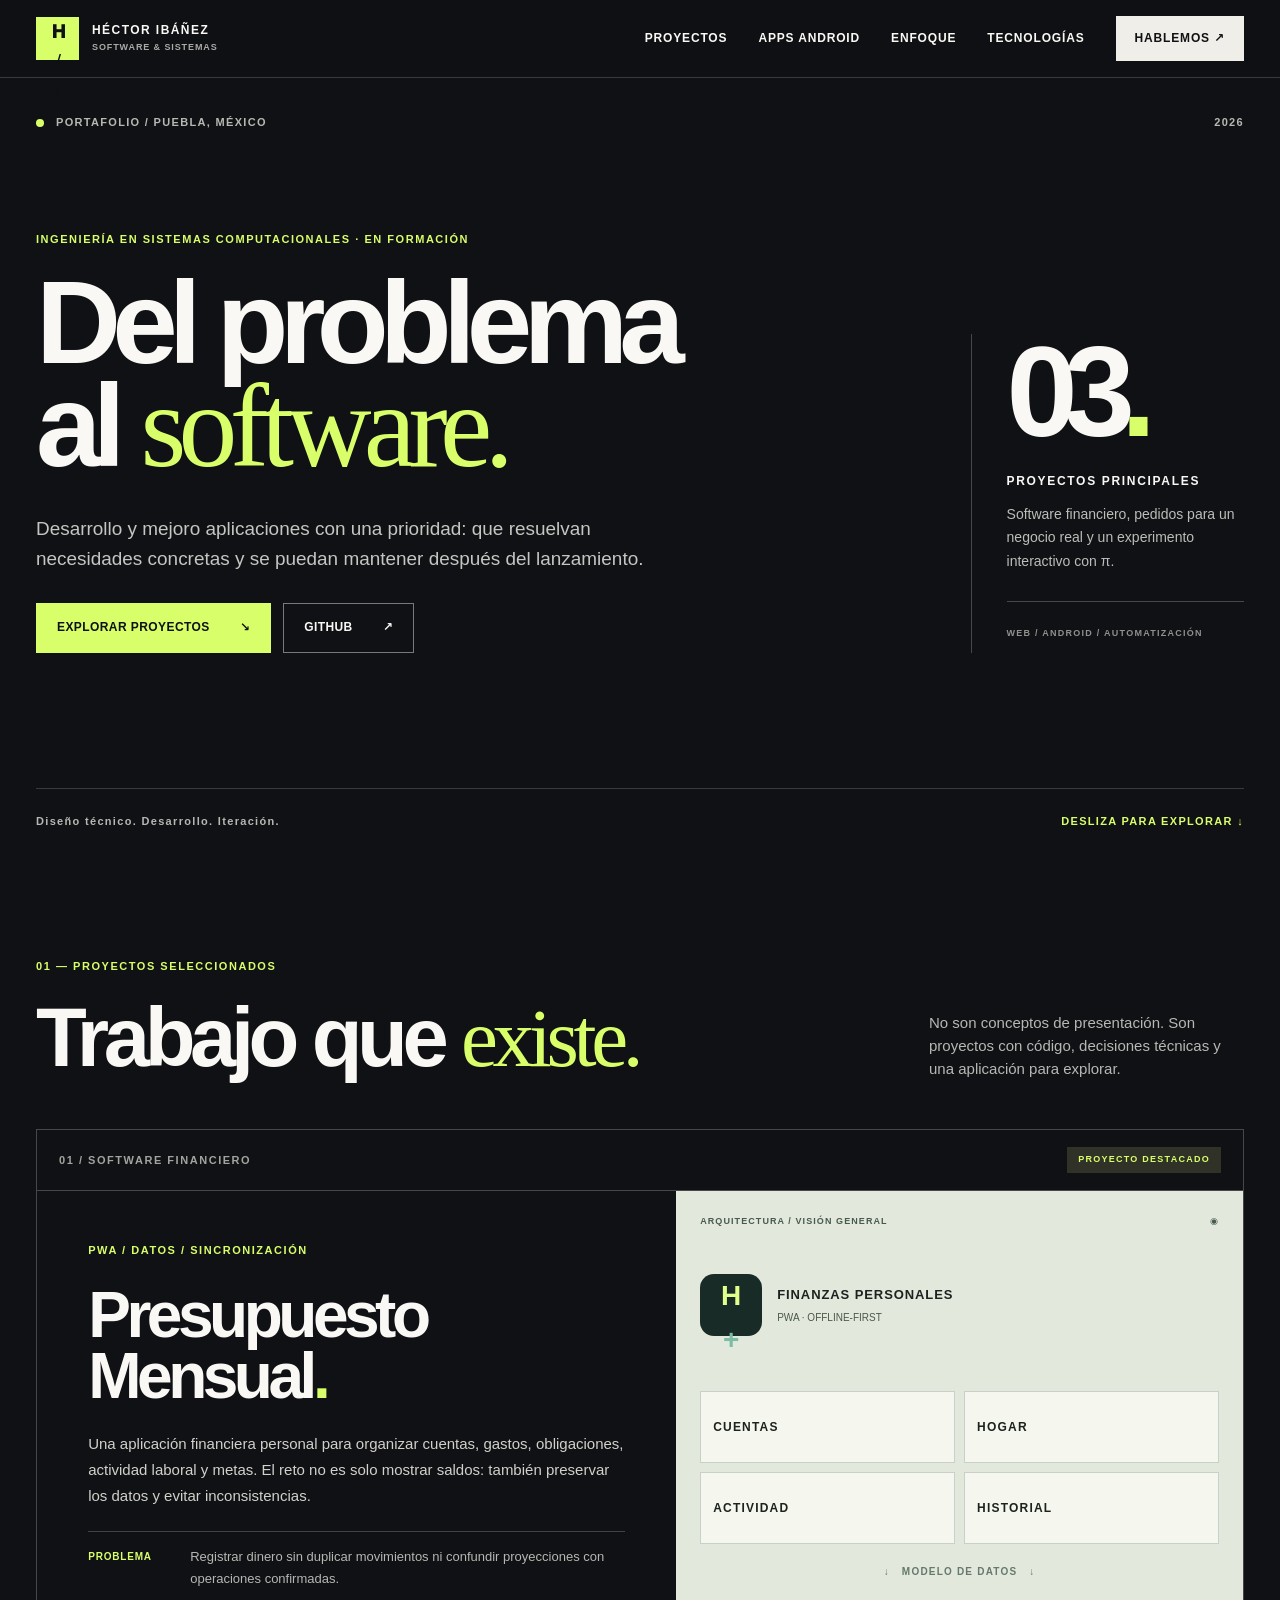
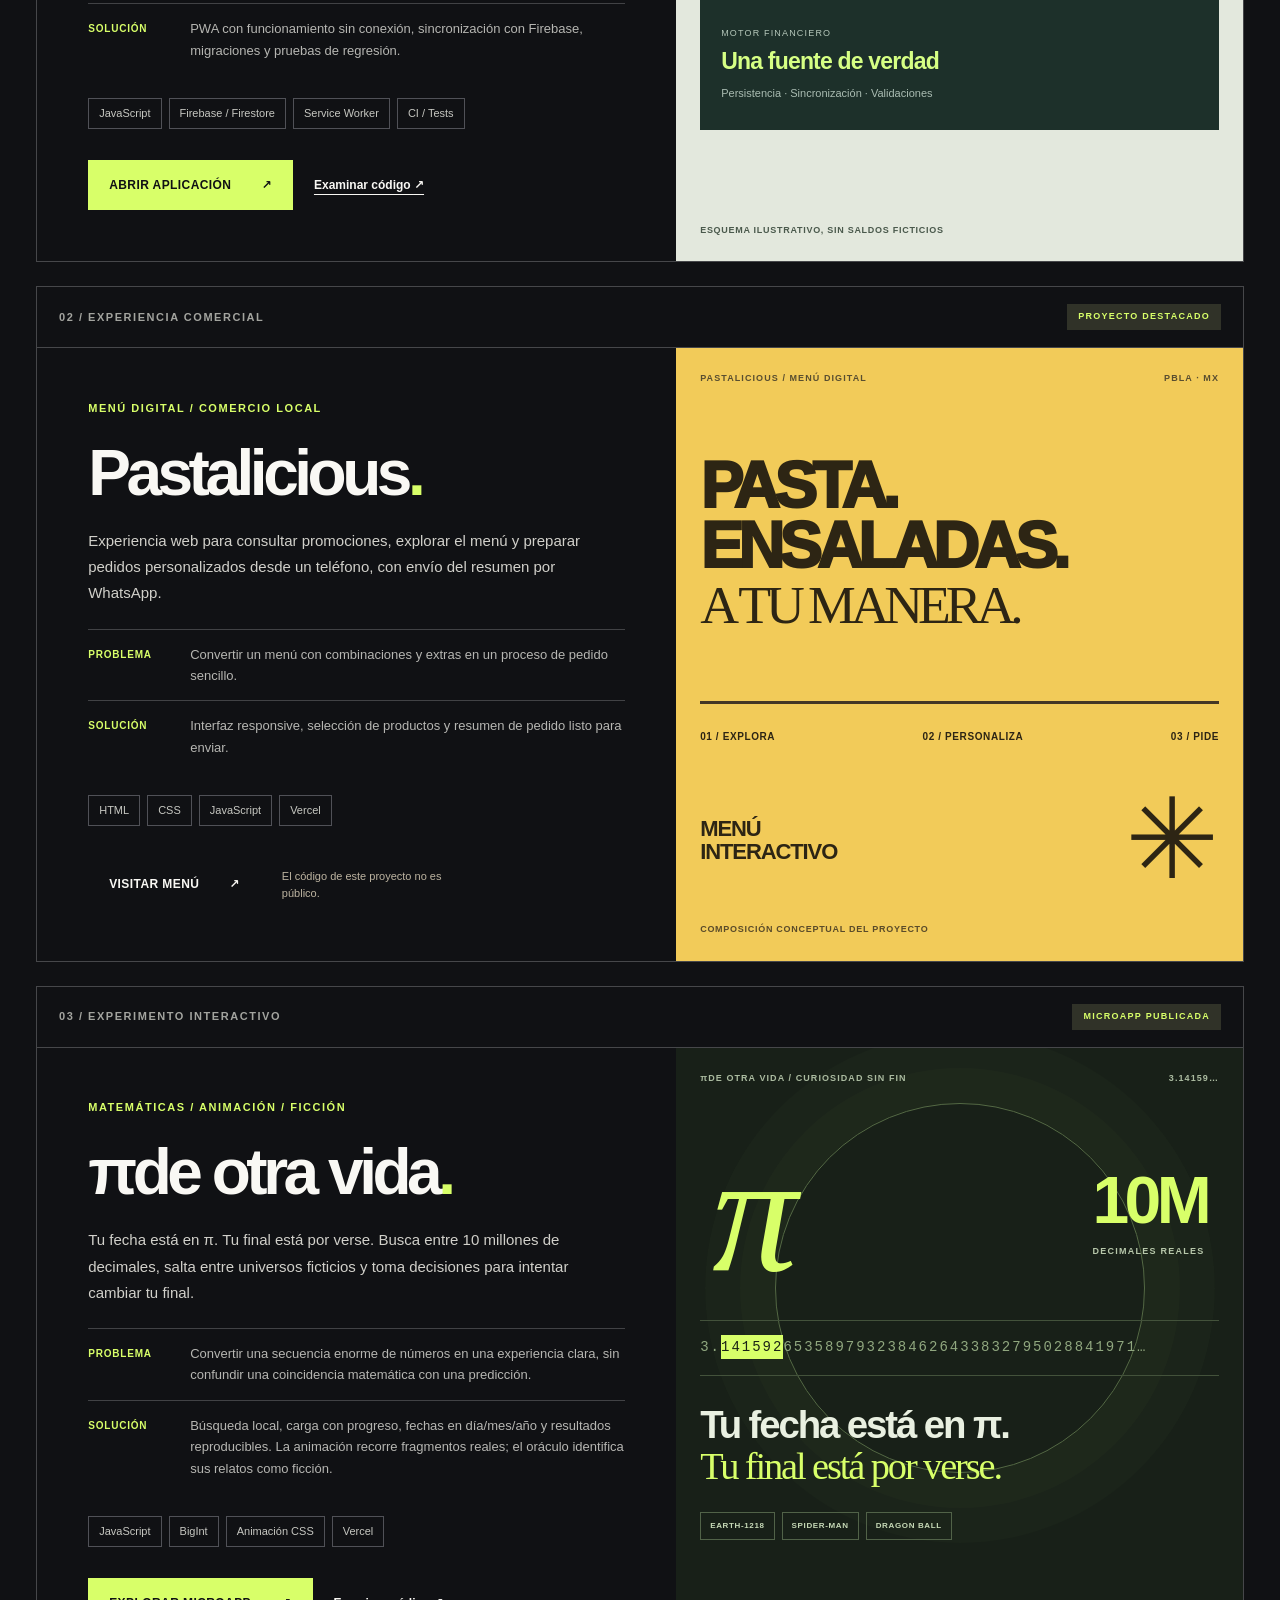
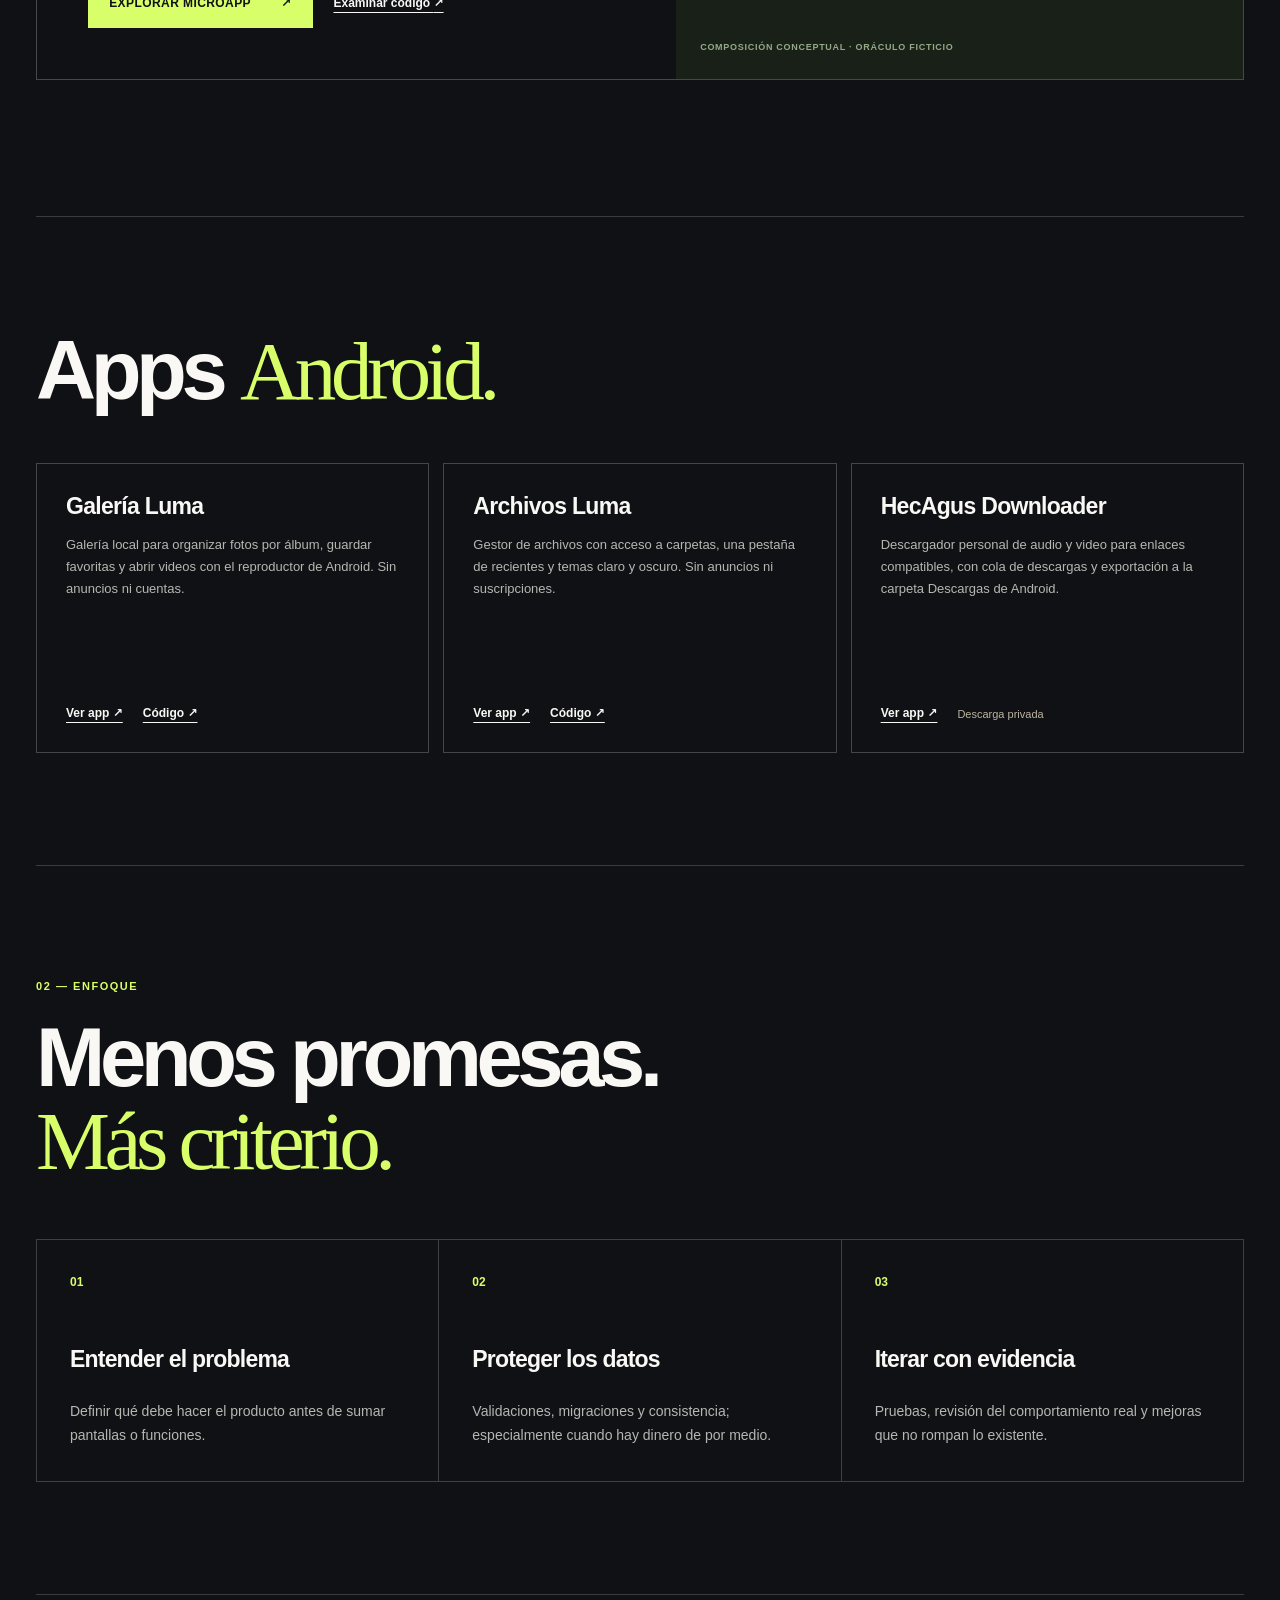
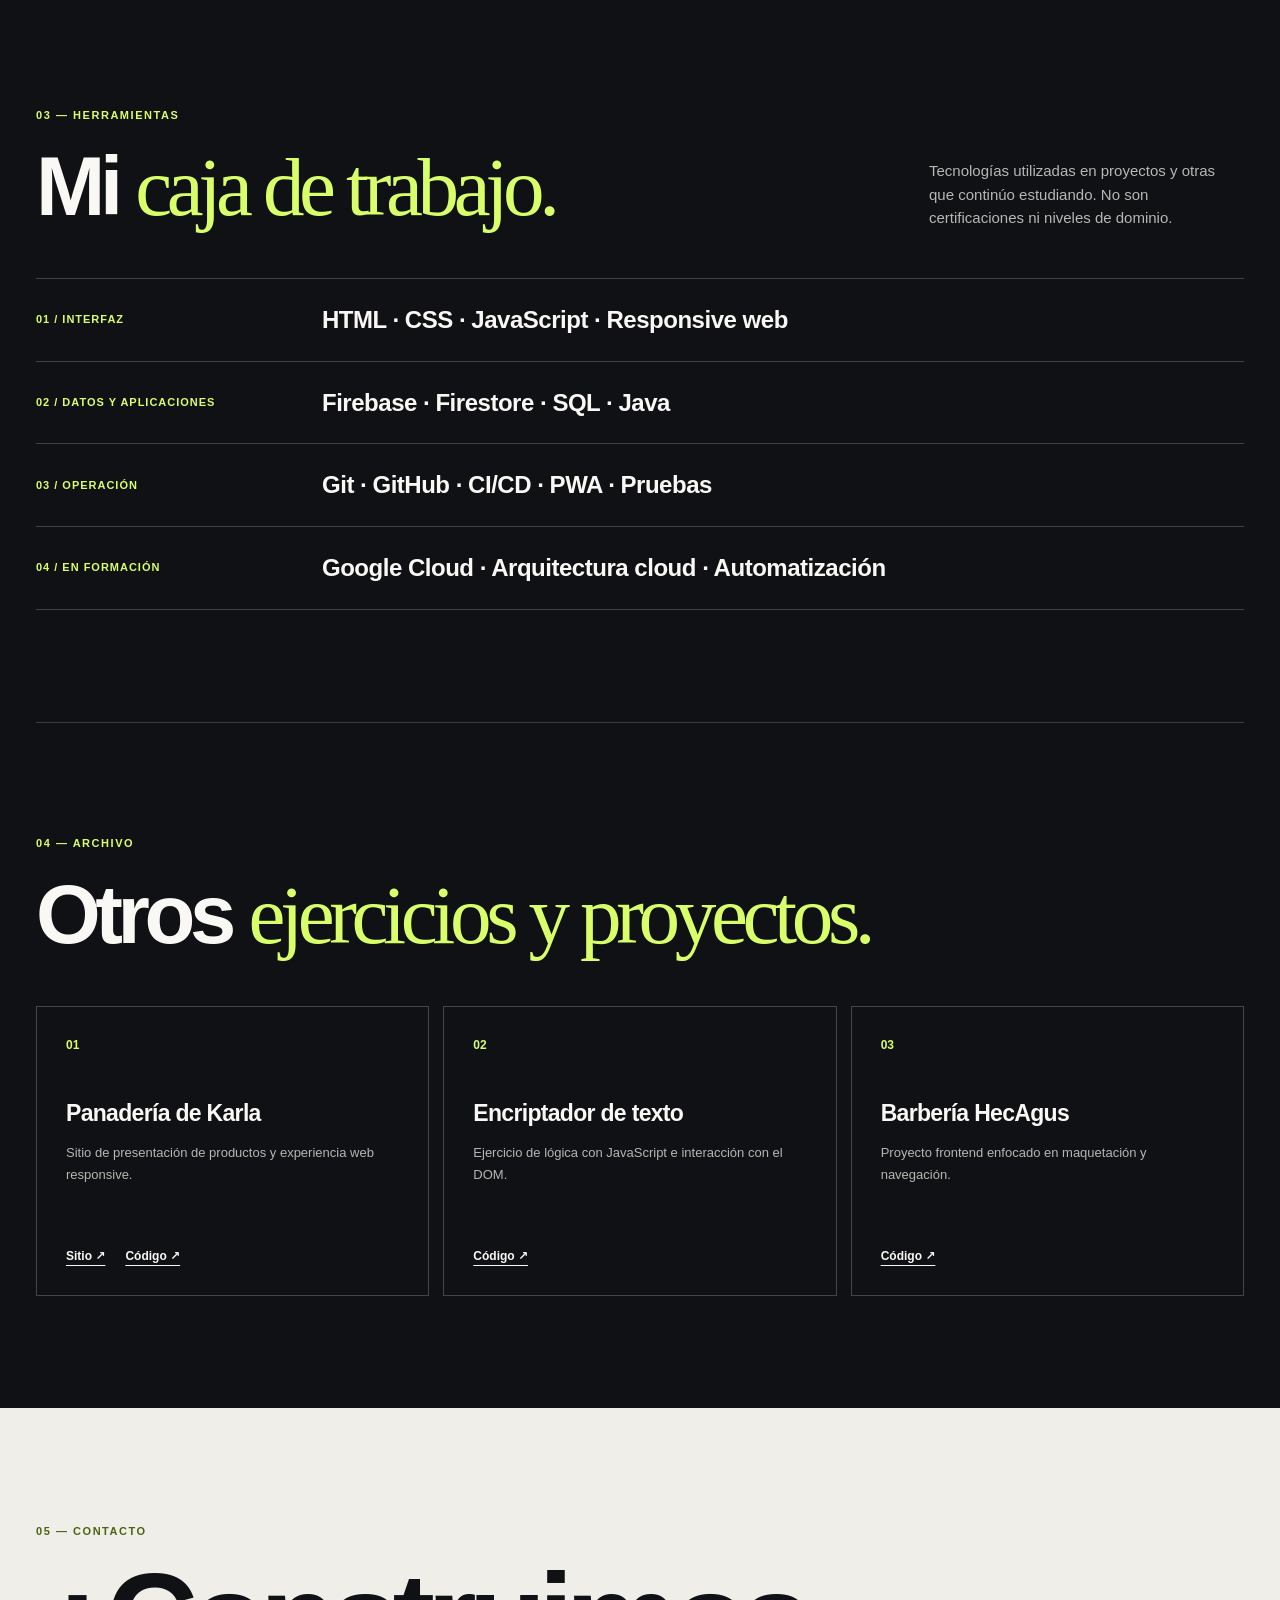
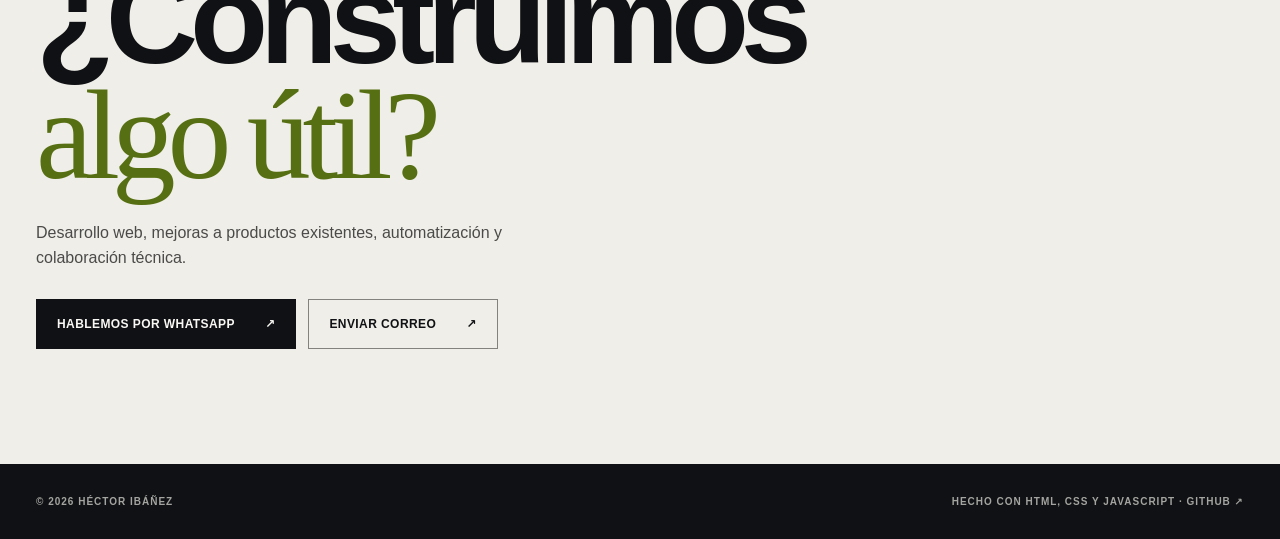
<file: index.html>
<!doctype html>
<html lang="es">
<head>
  <meta charset="utf-8">
  <meta name="viewport" content="width=device-width, initial-scale=1">
  <meta name="theme-color" content="#101114">
  <meta name="description" content="Portafolio de Héctor Ibáñez. Desarrollo web y aplicaciones Android, entre ellas Presupuesto Mensual, Pastalicious, πde otra vida, Galería Luma, Archivos Luma y HecAgus Downloader.">
  <link rel="canonical" href="https://portafolio-mu-dun.vercel.app/">
  <meta property="og:type" content="website">
  <meta property="og:locale" content="es_MX">
  <meta property="og:site_name" content="Héctor Ibáñez | Portafolio">
  <meta property="og:title" content="Héctor Ibáñez — Ingeniería, producto y código">
  <meta property="og:description" content="Proyectos de software de HecAgus, desde finanzas personales y comercio local hasta aplicaciones Android.">
  <meta property="og:url" content="https://portafolio-mu-dun.vercel.app/">
  <meta property="og:image" content="https://portafolio-mu-dun.vercel.app/img/hecagus.png">
  <meta property="og:image:type" content="image/png">
  <meta property="og:image:width" content="1000">
  <meta property="og:image:height" content="1125">
  <meta property="og:image:alt" content="Logotipo y presentación de Héctor Ibáñez (HecAgus)">
  <meta name="twitter:card" content="summary_large_image">
  <meta name="twitter:title" content="Héctor Ibáñez — Ingeniería, producto y código">
  <meta name="twitter:description" content="Proyectos de software de HecAgus, desde finanzas personales y comercio local hasta aplicaciones Android.">
  <meta name="twitter:image" content="https://portafolio-mu-dun.vercel.app/img/hecagus.png">
  <meta name="twitter:image:alt" content="Logotipo y presentación de Héctor Ibáñez (HecAgus)">
  <meta name="color-scheme" content="dark">
  <title>Héctor Ibáñez | Desarrollo de software y proyectos</title>
  <link rel="icon" href="img/hA.png" type="image/png">
  <link rel="stylesheet" href="index.css">
  <script src="index.js" defer></script>
</head>
<body>
  <a class="skip-link" href="#main">Saltar al contenido</a>
  <header class="site-header">
    <a class="brand" href="#inicio" aria-label="Héctor Ibáñez, ir al inicio"><span class="brand-mark">H<span aria-hidden="true">/</span>I</span><span class="brand-copy">HÉCTOR IBÁÑEZ <small>SOFTWARE & SISTEMAS</small></span></a>
    <button class="menu-toggle" type="button" aria-expanded="false" aria-controls="site-nav" aria-label="Abrir menú">Menú <span aria-hidden="true">+</span></button>
    <nav class="nav" id="site-nav" aria-label="Navegación principal">
      <a href="#proyectos">Proyectos</a>
      <a href="#apps-android">Apps Android</a>
      <a href="#enfoque">Enfoque</a>
      <a href="#tecnologias">Tecnologías</a>
      <a class="nav-contact" href="#contacto">Hablemos <span aria-hidden="true">↗</span></a>
    </nav>
  </header>
  <main id="main">
    <section class="hero wrap" id="inicio" aria-labelledby="hero-title">
      <div class="hero-label"><span class="indicator" aria-hidden="true"></span> PORTAFOLIO / PUEBLA, MÉXICO <span class="hero-year">2026</span></div>
      <div class="hero-main">
        <div class="hero-intro">
          <p class="overline">INGENIERÍA EN SISTEMAS COMPUTACIONALES · EN FORMACIÓN</p>
          <h1 id="hero-title">Del problema<br>al <em>software.</em></h1>
          <p class="lead">Desarrollo y mejoro aplicaciones con una prioridad: que resuelvan necesidades concretas y se puedan mantener después del lanzamiento.</p>
          <div class="hero-actions">
            <a href="#proyectos" class="button button-primary">Explorar proyectos <span aria-hidden="true">↘</span></a>
            <a href="https://github.com/hecagus" class="button button-outline" target="_blank" rel="noopener noreferrer">GitHub <span aria-hidden="true">↗</span></a>
          </div>
        </div>
        <aside class="hero-aside" aria-label="Áreas de interés">
          <span class="aside-number" aria-hidden="true">03<span class="aside-dot">.</span></span>
          <p class="aside-title">PROYECTOS PRINCIPALES</p>
          <p class="aside-description">Software financiero, pedidos para un negocio real y un experimento interactivo con π.</p>
          <div class="aside-divider"></div>
          <span class="micro">WEB / ANDROID / AUTOMATIZACIÓN</span>
        </aside>
      </div>
      <div class="hero-bottom"><span>Diseño técnico. Desarrollo. Iteración.</span><a href="#proyectos" aria-label="Ir a proyectos">DESLIZA PARA EXPLORAR <span aria-hidden="true">↓</span></a></div>
    </section>

    <section class="section work wrap" id="proyectos" aria-labelledby="projects-title">
      <div class="section-head">
        <div><p class="eyebrow">01 — PROYECTOS SELECCIONADOS</p><h2 id="projects-title">Trabajo que <em>existe.</em></h2></div>
        <p class="head-explainer">No son conceptos de presentación. Son proyectos con código, decisiones técnicas y una aplicación para explorar.</p>
      </div>
      <article class="case case-finance" aria-labelledby="budget-title">
        <div class="case-heading"><div class="case-id">01 / SOFTWARE FINANCIERO</div><span class="case-flag">PROYECTO DESTACADO</span></div>
        <div class="case-grid">
          <div class="case-copy">
            <p class="case-category">PWA / DATOS / SINCRONIZACIÓN</p>
            <h3 id="budget-title">Presupuesto<br>Mensual<span class="accent-dot">.</span></h3>
            <p class="case-summary">Una aplicación financiera personal para organizar cuentas, gastos, obligaciones, actividad laboral y metas. El reto no es solo mostrar saldos: también preservar los datos y evitar inconsistencias.</p>
            <div class="case-detail"><span>PROBLEMA</span><p>Registrar dinero sin duplicar movimientos ni confundir proyecciones con operaciones confirmadas.</p></div>
            <div class="case-detail"><span>SOLUCIÓN</span><p>PWA con funcionamiento sin conexión, sincronización con Firebase, migraciones y pruebas de regresión.</p></div>
            <div class="chips"><span>JavaScript</span><span>Firebase / Firestore</span><span>Service Worker</span><span>CI / Tests</span></div>
            <div class="case-links">
              <a class="button button-primary" href="https://presupuesto-mensual-jade.vercel.app/index.html" target="_blank" rel="noopener noreferrer">Abrir aplicación <span aria-hidden="true">↗</span></a>
              <a class="text-action" href="https://github.com/hecagus/PRESUPUESTO-MENSUAL" target="_blank" rel="noopener noreferrer">Examinar código <span aria-hidden="true">↗</span></a>
            </div>
          </div>
          <div class="case-art finance-art" role="img" aria-label="Diagrama conceptual de los módulos de Presupuesto Mensual; no es una captura de la aplicación">
            <div class="art-topline"><span>ARQUITECTURA / VISIÓN GENERAL</span><span aria-hidden="true">◉</span></div>
            <div class="finance-brand"><span class="f-sigil">H<span>+</span></span><div><strong>FINANZAS PERSONALES</strong><small>PWA · OFFLINE-FIRST</small></div></div>
            <div class="finance-nodes"><div>CUENTAS</div><div>HOGAR</div><div>ACTIVIDAD</div><div>HISTORIAL</div></div>
            <div class="finance-arrow" aria-hidden="true">↓ &nbsp; MODELO DE DATOS &nbsp; ↓</div>
            <div class="finance-core"><span>MOTOR FINANCIERO</span><strong>Una fuente de verdad</strong><small>Persistencia · Sincronización · Validaciones</small></div>
            <p class="art-disclaimer">ESQUEMA ILUSTRATIVO, SIN SALDOS FICTICIOS</p>
          </div>
        </div>
      </article>

      <article class="case case-pasta" aria-labelledby="pasta-title">
        <div class="case-heading"><div class="case-id">02 / EXPERIENCIA COMERCIAL</div><span class="case-flag">PROYECTO DESTACADO</span></div>
        <div class="case-grid">
          <div class="case-copy">
            <p class="case-category">MENÚ DIGITAL / COMERCIO LOCAL</p>
            <h3 id="pasta-title">Pastalicious<span class="accent-dot">.</span></h3>
            <p class="case-summary">Experiencia web para consultar promociones, explorar el menú y preparar pedidos personalizados desde un teléfono, con envío del resumen por WhatsApp.</p>
            <div class="case-detail"><span>PROBLEMA</span><p>Convertir un menú con combinaciones y extras en un proceso de pedido sencillo.</p></div>
            <div class="case-detail"><span>SOLUCIÓN</span><p>Interfaz responsive, selección de productos y resumen de pedido listo para enviar.</p></div>
            <div class="chips"><span>HTML</span><span>CSS</span><span>JavaScript</span><span>Vercel</span></div>
            <div class="case-links">
              <a class="button button-dark" href="https://hecagus-pastalicius-menu.vercel.app/promociones.html" target="_blank" rel="noopener noreferrer">Visitar menú <span aria-hidden="true">↗</span></a>
              <span class="private-note">El código de este proyecto no es público.</span>
            </div>
          </div>
          <div class="case-art pasta-art" role="img" aria-label="Composición editorial conceptual del menú Pastalicious; no es una captura de la web">
            <div class="art-topline"><span>PASTALICIOUS / MENÚ DIGITAL</span><span>PBLA · MX</span></div>
            <div class="pasta-hero"><span>PASTA.</span><span>ENSALADAS.</span><em>A TU MANERA.</em></div>
            <div class="pasta-rule"></div>
            <div class="pasta-tags"><span>01 / EXPLORA</span><span>02 / PERSONALIZA</span><span>03 / PIDE</span></div>
            <div class="pasta-bottom"><span>MENÚ<br>INTERACTIVO</span><span class="pasta-symbol" aria-hidden="true">✳</span></div>
            <p class="art-disclaimer">COMPOSICIÓN CONCEPTUAL DEL PROYECTO</p>
          </div>
        </div>
      </article>

      <article class="case case-pi" id="su-pitmd" aria-labelledby="pi-title">
        <div class="case-heading"><div class="case-id">03 / EXPERIMENTO INTERACTIVO</div><span class="case-flag">MICROAPP PUBLICADA</span></div>
        <div class="case-grid">
          <div class="case-copy">
            <p class="case-category">MATEMÁTICAS / ANIMACIÓN / FICCIÓN</p>
            <h3 id="pi-title">πde otra vida<span class="accent-dot">.</span></h3>
            <p class="case-summary">Tu fecha está en π. Tu final está por verse. Busca entre 10 millones de decimales, salta entre universos ficticios y toma decisiones para intentar cambiar tu final.</p>
            <div class="case-detail"><span>PROBLEMA</span><p>Convertir una secuencia enorme de números en una experiencia clara, sin confundir una coincidencia matemática con una predicción.</p></div>
            <div class="case-detail"><span>SOLUCIÓN</span><p>Búsqueda local, carga con progreso, fechas en día/mes/año y resultados reproducibles. La animación recorre fragmentos reales; el oráculo identifica sus relatos como ficción.</p></div>
            <div class="chips"><span>JavaScript</span><span>BigInt</span><span>Animación CSS</span><span>Vercel</span></div>
            <div class="case-links">
              <a class="button button-primary" href="https://pi-su-ptm.vercel.app/" target="_blank" rel="noopener noreferrer">Explorar microapp <span aria-hidden="true">↗</span></a>
              <a class="text-action" href="https://github.com/hecagus/pi-su-ptm" target="_blank" rel="noopener noreferrer">Examinar código <span aria-hidden="true">↗</span></a>
            </div>
          </div>
          <div class="case-art pi-art" role="img" aria-label="Composición conceptual de πde otra vida: diez millones de decimales de π y universos ficticios; no es una captura de la aplicación">
            <div class="art-topline"><span>πDE OTRA VIDA / CURIOSIDAD SIN FIN</span><span>3.14159…</span></div>
            <div class="pi-center"><span class="pi-glyph" aria-hidden="true">π</span><div><strong>10M</strong><small>DECIMALES REALES</small></div></div>
            <div class="pi-digit-line" aria-hidden="true">3.<span>141592</span>6535897932384626433832795028841971…</div>
            <p class="pi-art-copy">Tu fecha está en π.<br><em>Tu final está por verse.</em></p>
            <div class="pi-worlds"><span>EARTH-1218</span><span>SPIDER-MAN</span><span>DRAGON BALL</span></div>
            <p class="art-disclaimer">COMPOSICIÓN CONCEPTUAL · ORÁCULO FICTICIO</p>
          </div>
        </div>
      </article>
    </section>

    <section class="section archive wrap" id="apps-android" aria-labelledby="android-title">
      <div class="section-head"><h2 id="android-title">Apps <em>Android.</em></h2></div>
      <div class="archive-grid android-grid">
        <article>
          <h3>Galería Luma</h3>
          <p>Galería local para organizar fotos por álbum, guardar favoritas y abrir videos con el reproductor de Android. Sin anuncios ni cuentas.</p>
          <div class="archive-links">
            <a href="https://luma-galeria.vercel.app/" target="_blank" rel="noopener noreferrer" aria-label="Ver Galería Luma">Ver app ↗</a>
            <a href="https://github.com/hecagus/luma-galeria" target="_blank" rel="noopener noreferrer" aria-label="Ver código de Galería Luma">Código ↗</a>
          </div>
        </article>
        <article>
          <h3>Archivos Luma</h3>
          <p>Gestor de archivos con acceso a carpetas, una pestaña de recientes y temas claro y oscuro. Sin anuncios ni suscripciones.</p>
          <div class="archive-links">
            <a href="https://archivos-luma.vercel.app/" target="_blank" rel="noopener noreferrer" aria-label="Ver Archivos Luma">Ver app ↗</a>
            <a href="https://github.com/hecagus/archivos-luma" target="_blank" rel="noopener noreferrer" aria-label="Ver código de Archivos Luma">Código ↗</a>
          </div>
        </article>
        <article>
          <h3>HecAgus Downloader</h3>
          <p>Descargador personal de audio y video para enlaces compatibles, con cola de descargas y exportación a la carpeta Descargas de Android.</p>
          <div class="archive-links">
            <a href="https://hecagus-downloader.vercel.app/" target="_blank" rel="noopener noreferrer" aria-label="Ver HecAgus Downloader">Ver app ↗</a>
            <span class="private-note">Descarga privada</span>
          </div>
        </article>
      </div>
    </section>

    <section class="section approach wrap" id="enfoque">
      <div class="section-head"><div><p class="eyebrow">02 — ENFOQUE</p><h2>Menos promesas.<br><em>Más criterio.</em></h2></div></div>
      <div class="principles">
        <article><span class="principle-n">01</span><h3>Entender el problema</h3><p>Definir qué debe hacer el producto antes de sumar pantallas o funciones.</p></article>
        <article><span class="principle-n">02</span><h3>Proteger los datos</h3><p>Validaciones, migraciones y consistencia; especialmente cuando hay dinero de por medio.</p></article>
        <article><span class="principle-n">03</span><h3>Iterar con evidencia</h3><p>Pruebas, revisión del comportamiento real y mejoras que no rompan lo existente.</p></article>
      </div>
    </section>

    <section class="section stack wrap" id="tecnologias" aria-labelledby="stack-title">
      <div class="section-head"><div><p class="eyebrow">03 — HERRAMIENTAS</p><h2 id="stack-title">Mi <em>caja de trabajo.</em></h2></div><p class="head-explainer">Tecnologías utilizadas en proyectos y otras que continúo estudiando. No son certificaciones ni niveles de dominio.</p></div>
      <div class="stack-rows">
        <div><span>01 / INTERFAZ</span><p>HTML · CSS · JavaScript · Responsive web</p></div>
        <div><span>02 / DATOS Y APLICACIONES</span><p>Firebase · Firestore · SQL · Java</p></div>
        <div><span>03 / OPERACIÓN</span><p>Git · GitHub · CI/CD · PWA · Pruebas</p></div>
        <div><span>04 / EN FORMACIÓN</span><p>Google Cloud · Arquitectura cloud · Automatización</p></div>
      </div>
    </section>

    <section class="section archive wrap" aria-labelledby="other-title">
      <div class="section-head"><div><p class="eyebrow">04 — ARCHIVO</p><h2 id="other-title">Otros <em>ejercicios y proyectos.</em></h2></div></div>
      <div class="archive-grid">
        <article><span>01</span><h3>Panadería de Karla</h3><p>Sitio de presentación de productos y experiencia web responsive.</p><div class="archive-links"><a href="https://hecagus.github.io/Panader-a-/" target="_blank" rel="noopener noreferrer">Sitio ↗</a><a href="https://github.com/hecagus/Panader-a-" target="_blank" rel="noopener noreferrer">Código ↗</a></div></article>
        <article><span>02</span><h3>Encriptador de texto</h3><p>Ejercicio de lógica con JavaScript e interacción con el DOM.</p><div class="archive-links"><a href="https://github.com/hecagus/encriptadoor" target="_blank" rel="noopener noreferrer">Código ↗</a></div></article>
        <article><span>03</span><h3>Barbería HecAgus</h3><p>Proyecto frontend enfocado en maquetación y navegación.</p><div class="archive-links"><a href="https://github.com/hecagus/barberia" target="_blank" rel="noopener noreferrer">Código ↗</a></div></article>
      </div>
    </section>

    <section class="contact section" id="contacto">
      <div class="wrap contact-inner"><p class="eyebrow">05 — CONTACTO</p><h2>¿Construimos<br><em>algo útil?</em></h2><p>Desarrollo web, mejoras a productos existentes, automatización y colaboración técnica.</p><div class="contact-actions"><a class="button button-primary" href="https://wa.me/528135037076" target="_blank" rel="noopener noreferrer" aria-label="Iniciar conversación por WhatsApp">Hablemos por WhatsApp <span aria-hidden="true">↗</span></a><a class="button button-outline" href="mailto:hec17tor@gmail.com">Enviar correo <span aria-hidden="true">↗</span></a></div></div>
    </section>
  </main>
  <footer class="wrap"><span>© <span id="year">2026</span> HÉCTOR IBÁÑEZ</span><span>HECHO CON HTML, CSS Y JAVASCRIPT · <a href="https://github.com/hecagus" target="_blank" rel="noopener noreferrer">GITHUB ↗</a></span></footer>
</body>
</html>
</file>
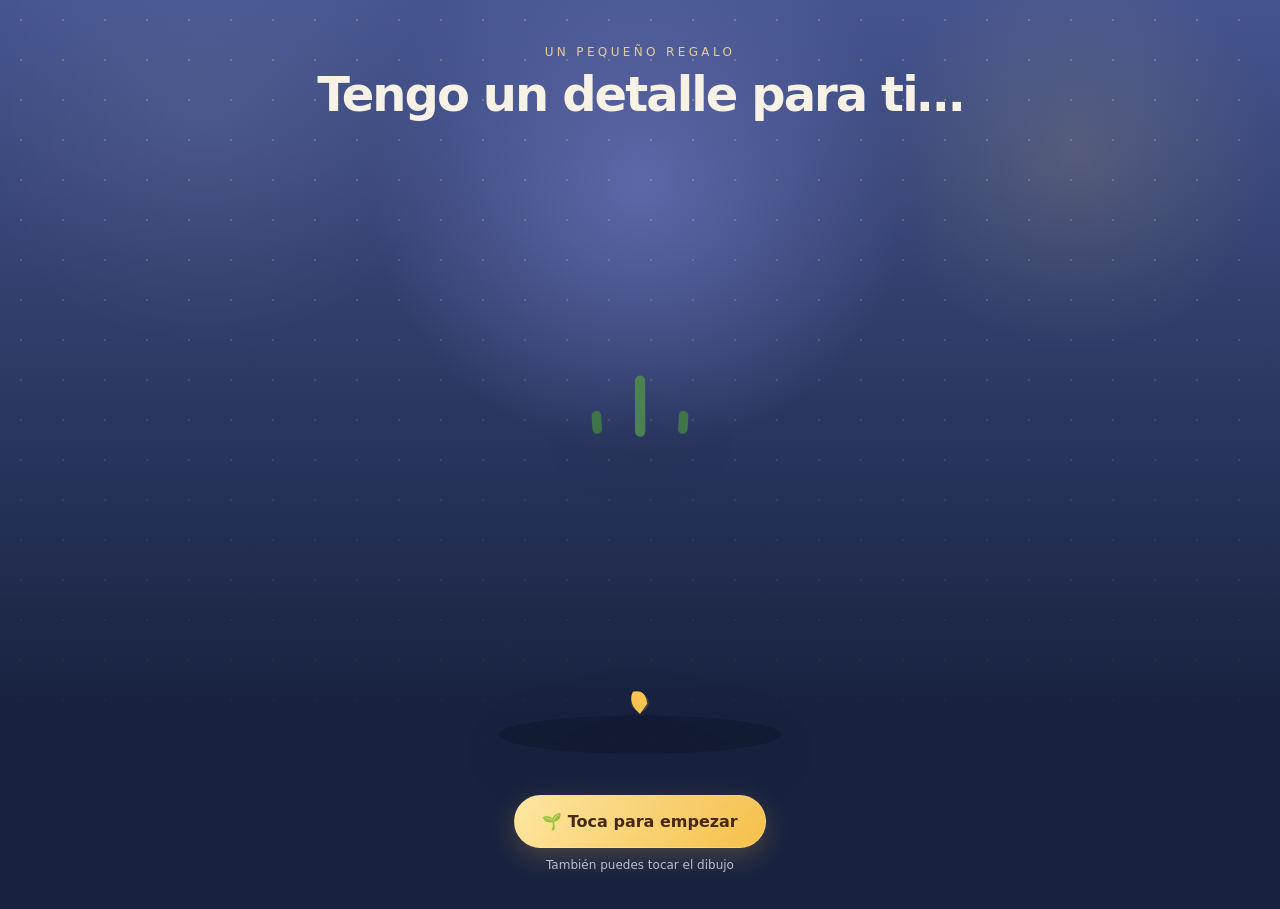
<file: girasol/index.html>
<!doctype html>
<html lang="es">
<head>
  <meta charset="utf-8" />
  <meta name="viewport" content="width=device-width, initial-scale=1, viewport-fit=cover" />
  <meta name="theme-color" content="#18223f" />
  <title>Un ramo de girasoles para ti 🌻</title>
  <style>
    :root{
      color-scheme: dark;
      --bg1:#45548f;
      --bg2:#18223f;
      --ink:#f8f1e6;
      --muted:#d6d9ea;
      --petal1:#ffef9c;
      --petal2:#ffcb49;
      --petal3:#e98a21;
      --center1:#6a3b18;
      --center2:#3b200d;
      --leaf1:#95ca61;
      --leaf2:#2f7345;
      --paper1:#f9e5ec;
      --paper2:#eebdca;
      --paper3:#1f1f25;
      --paper4:#4a2034;
      --gold:#f2c649;
      --gold2:#dca92e;
    }
    *{box-sizing:border-box}
    body{
      margin:0;
      min-height:100svh;
      overflow:hidden;
      font-family: ui-rounded, "Trebuchet MS", system-ui, sans-serif;
      color:var(--ink);
      background:
        radial-gradient(circle at 50% 20%, #5c68a8 0%, transparent 28%),
        radial-gradient(circle at 16% 12%, #ffffff12 0%, transparent 18%),
        radial-gradient(circle at 84% 17%, #ffd86f22 0%, transparent 15%),
        linear-gradient(180deg, var(--bg1) 0%, var(--bg2) 78%);
    }
    body::after{
      content:"";
      position:fixed;
      inset:0;
      pointer-events:none;
      opacity:.24;
      background-image: radial-gradient(#fff7d2 0.8px, transparent 1px);
      background-size: 42px 40px;
      mask-image: linear-gradient(to bottom, #000, transparent 86%);
    }
    main{
      width:min(100%, 760px);
      min-height:100svh;
      margin:auto;
      display:grid;
      grid-template-rows:auto minmax(0,1fr) auto;
      justify-items:center;
      padding:clamp(24px, 5vh, 54px) 18px max(30px, env(safe-area-inset-bottom));
      text-align:center;
      position:relative;
      isolation:isolate;
    }
    .eyebrow{margin:0 0 10px;font-size:12px;letter-spacing:.28em;text-transform:uppercase;color:#f8d78d;opacity:.92}
    h1{margin:0;font-size:clamp(30px, 7vw, 48px);line-height:1.06;letter-spacing:-.04em;font-weight:800;text-wrap:balance}
    .subtitle{margin:12px auto 0;max-width:390px;min-height:2.9em;font-size:clamp(14px, 3.8vw, 18px);line-height:1.5;color:var(--muted)}
    .scene{
      width:min(100%, 620px);
      max-height:min(67svh, 720px);
      overflow:visible;
      display:block;
      align-self:center;
      justify-self:center;
      filter:drop-shadow(0 18px 30px rgba(0,0,0,.22));
      cursor:pointer;
      touch-action:manipulation;
    }
    .controls{display:flex;flex-direction:column;align-items:center;justify-content:center;min-height:92px;gap:10px}
    button{
      appearance:none;border:1px solid #ffe2a066;background:linear-gradient(135deg,#ffe8a5,#f6bf48);color:#472810;
      border-radius:999px;padding:16px 27px;font:700 16px ui-rounded, "Trebuchet MS", system-ui, sans-serif;
      box-shadow:0 9px 28px rgba(248,192,72,.22);cursor:pointer;transition:transform .2s, box-shadow .2s
    }
    button:hover{transform:translateY(-2px);box-shadow:0 12px 34px rgba(248,192,72,.32)}
    button:active{transform:scale(.98)}
    button:focus-visible{outline:3px solid #fff;outline-offset:4px}
    .hint{margin:0;font-size:12px;color:#b7bdd6}

    .seed{transform-origin:300px 660px; animation:seedBreath 1.8s ease-in-out infinite}
    .stem{stroke-dasharray:280;stroke-dashoffset:280}
    .leaf{opacity:0;transform-box:fill-box;transform-origin:center;transform:scale(0)}
    .petal,.inner-petal,.core,.halo,.mini-heart{opacity:0;transform-box:fill-box;transform-origin:center;transform:scale(0)}
    .paper{opacity:0;transform-box:fill-box;transform-origin:300px 555px;transform:translateY(24px) scale(.86)}
    .sparkle{opacity:0;transform-origin:center}

    .play .seed{animation:vanish .32s ease forwards}
    .play .stem{animation:growStem 1s cubic-bezier(.2,.76,.28,1) forwards;animation-delay:var(--sd)}
    .play .leaf{animation:leafOpen .7s cubic-bezier(.2,.8,.24,1.26) forwards;animation-delay:var(--ld)}
    .play .petal,.play .inner-petal{animation:petalOpen .62s cubic-bezier(.18,.8,.24,1.18) forwards;animation-delay:var(--pd)}
    .play .core{animation:coreOpen .58s cubic-bezier(.2,.8,.24,1.2) forwards;animation-delay:var(--cd)}
    .play .halo{animation:haloIn 1s ease forwards;animation-delay:var(--hd)}
    .play .paper{animation:wrapIn .92s cubic-bezier(.2,.8,.25,1.06) forwards;animation-delay:5.1s}
    .play .sparkle{animation:twinkle 2.2s ease-in-out infinite;animation-delay:var(--td)}
    .play .mini-heart{animation:heartIn .7s ease forwards;animation-delay:5.3s}

    @keyframes seedBreath{50%{transform:scale(1.12)}}
    @keyframes vanish{to{opacity:0;transform:scale(.1)}}
    @keyframes growStem{to{stroke-dashoffset:0}}
    @keyframes leafOpen{0%{opacity:0;transform:scale(0) rotate(-20deg)}70%{opacity:1;transform:scale(1.08) rotate(4deg)}100%{opacity:1;transform:scale(1) rotate(0)}}
    @keyframes petalOpen{0%{opacity:0;transform:scale(0)}70%{opacity:1;transform:scale(1.08)}100%{opacity:1;transform:scale(1)}}
    @keyframes coreOpen{70%{opacity:1;transform:scale(1.08)}100%{opacity:1;transform:scale(1)}}
    @keyframes haloIn{to{opacity:.46;transform:scale(1)}}
    @keyframes wrapIn{0%{opacity:0;transform:translateY(24px) scale(.86)}100%{opacity:1;transform:translateY(0) scale(1)}}
    @keyframes twinkle{0%,100%{opacity:0;transform:scale(.2)}35%,65%{opacity:.9;transform:scale(1)}}
    @keyframes heartIn{0%{opacity:0;transform:translateY(8px) scale(.2)}100%{opacity:.9;transform:translateY(0) scale(1)}}

    @media (max-height:680px){
      main{padding-top:18px;padding-bottom:18px}
      .scene{max-height:56svh}
      .controls{min-height:72px}
      h1{font-size:30px}
    }
    @media (prefers-reduced-motion: reduce){
      *,*::before,*::after{animation-duration:.01ms!important;animation-delay:0ms!important;transition-duration:.01ms!important}
    }
  </style>
</head>
<body>
<main>
  <header>
    <p class="eyebrow">Un pequeño regalo</p>
    <h1 id="title">Tengo un detalle para ti…</h1>
    <p class="subtitle" id="message" aria-live="polite"></p>
  </header>

  <svg class="scene" id="scene" viewBox="0 0 600 760" role="img" aria-label="Toca para formar un ramo de girasoles" xmlns="http://www.w3.org/2000/svg">
    <defs>
      <linearGradient id="leafGrad" x1="0" y1="0" x2="1" y2="1"><stop stop-color="var(--leaf1)"/><stop offset="1" stop-color="var(--leaf2)"/></linearGradient>
      <linearGradient id="petalGrad" x1="0" y1="0" x2="1" y2="1"><stop stop-color="var(--petal1)"/><stop offset=".56" stop-color="var(--petal2)"/><stop offset="1" stop-color="var(--petal3)"/></linearGradient>
      <linearGradient id="petalInner" x1="0" y1="0" x2="1" y2="1"><stop stop-color="#ffd95d"/><stop offset="1" stop-color="#f19a1c"/></linearGradient>
      <radialGradient id="coreGrad"><stop stop-color="var(--center1)"/><stop offset=".76" stop-color="var(--center2)"/></radialGradient>
      <radialGradient id="haloGrad"><stop stop-color="#ffd567" stop-opacity=".46"/><stop offset="1" stop-color="#ffd567" stop-opacity="0"/></radialGradient>
      <linearGradient id="paperLight" x1="0" y1="0" x2="1" y2="1"><stop stop-color="var(--paper1)"/><stop offset="1" stop-color="var(--paper2)"/></linearGradient>
      <linearGradient id="paperDark" x1="0" y1="0" x2="1" y2="1"><stop stop-color="var(--paper3)"/><stop offset="1" stop-color="var(--paper4)"/></linearGradient>
    </defs>

    <ellipse cx="300" cy="694" rx="178" ry="24" fill="#07111f" opacity=".34"/>
    <g id="sparkles"></g>
    <g id="hearts"></g>
    <g id="stems"></g>
    <g id="flowers"></g>

    <g id="wrap">
      <path class="paper" d="M145 470 L282 580 L210 682 L88 560 Z" fill="url(#paperDark)"/>
      <path class="paper" d="M456 470 L320 580 L390 684 L516 560 Z" fill="url(#paperDark)"/>
      <path class="paper" d="M118 502 L286 598 L246 668 L92 581 Z" fill="url(#paperLight)"/>
      <path class="paper" d="M483 502 L314 598 L354 668 L508 581 Z" fill="url(#paperLight)"/>
      <path class="paper" d="M210 576 L390 576 L336 700 L264 700 Z" fill="url(#paperDark)"/>
      <path class="paper" d="M247 585 C273 563 328 563 353 585 C327 606 273 606 247 585 Z" fill="var(--gold)" style="animation-delay:5.4s"/>
      <path class="paper" d="M248 586 C226 602 220 625 214 650 C237 644 255 630 270 603 Z" fill="var(--gold2)" style="animation-delay:5.48s"/>
      <path class="paper" d="M352 586 C374 602 380 625 386 650 C363 644 345 630 330 603 Z" fill="var(--gold2)" style="animation-delay:5.48s"/>
    </g>

    <g class="seed" fill="#f8c44f">
      <circle cx="300" cy="654" r="11" opacity=".2"/>
      <path d="M300 668 Q284 654 291 640 Q307 636 309 655 Z" />
    </g>
  </svg>

  <div class="controls">
    <button type="button" id="action">🌱 Toca para empezar</button>
    <p class="hint" id="hint">También puedes tocar el dibujo</p>
  </div>
</main>

<script>
(() => {
  'use strict';
  const ns = 'http://www.w3.org/2000/svg';
  const scene = document.getElementById('scene');
  const button = document.getElementById('action');
  const title = document.getElementById('title');
  const message = document.getElementById('message');
  const hint = document.getElementById('hint');
  const stems = document.getElementById('stems');
  const flowers = document.getElementById('flowers');
  const sparkles = document.getElementById('sparkles');
  const hearts = document.getElementById('hearts');

  function svg(tag, attrs, parent){
    const el = document.createElementNS(ns, tag);
    for(const [k,v] of Object.entries(attrs)) el.setAttribute(k, String(v));
    parent.append(el);
    return el;
  }

  function addFlower(cfg){
    svg('path', {
      class:'stem', d:cfg.stem, fill:'none', stroke:cfg.stroke, 'stroke-width':cfg.width, 'stroke-linecap':'round',
      style:`--sd:${cfg.delay.toFixed(2)}s`
    }, stems);

    cfg.leaves.forEach((leaf, i) => {
      svg('path', {
        class:'leaf', d:leaf, fill:'url(#leafGrad)', style:`--ld:${(cfg.delay + 0.55 + i*0.12).toFixed(2)}s`
      }, stems);
    });

    const group = svg('g', {transform:`translate(${cfg.x} ${cfg.y}) scale(${cfg.scale})`}, flowers);
    svg('circle', {class:'halo', cx:0, cy:0, r:70, fill:'url(#haloGrad)', style:`--hd:${(cfg.delay + 1.25).toFixed(2)}s`}, group);

    const back = svg('g', {}, group);
    for(let i=0;i<14;i++){
      const a = i*(360/14);
      const pet = svg('g', {transform:`rotate(${a})`}, back);
      svg('path', {
        class:'petal', d:'M -8 -16 C -28 -38 -29 -73 0 -97 C 29 -73 28 -38 8 -16 Z', fill:'url(#petalGrad)', stroke:'#df9a2a', 'stroke-width':'0.8',
        style:`--pd:${(cfg.delay + 0.82 + (i%4)*0.04).toFixed(2)}s`
      }, pet);
    }

    const inner = svg('g', {}, group);
    for(let i=0;i<14;i++){
      const a = i*(360/14) + 12;
      const pet = svg('g', {transform:`rotate(${a})`}, inner);
      svg('path', {
        class:'inner-petal', d:'M -6 -10 C -18 -28 -18 -52 0 -67 C 18 -52 18 -28 6 -10 Z', fill:'url(#petalInner)',
        style:`--pd:${(cfg.delay + 0.98 + (i%4)*0.035).toFixed(2)}s`
      }, pet);
    }

    const core = svg('g', {class:'core', style:`--cd:${(cfg.delay + 1.12).toFixed(2)}s`}, group);
    svg('circle', {cx:0, cy:0, r:33, fill:'#a36b24'}, core);
    svg('circle', {cx:0, cy:0, r:29, fill:'url(#coreGrad)'}, core);
    for(let n=0;n<72;n++){
      const r = 3.25*Math.sqrt(n), a = n*2.39996323;
      const cx = (Math.cos(a)*r).toFixed(2), cy = (Math.sin(a)*r).toFixed(2);
      svg('ellipse', {
        cx, cy, rx:n%3===0 ? 1.5 : 1.1, ry:n%3===0 ? 2.1 : 1.5,
        transform:`rotate(${(a*180/Math.PI+40).toFixed(1)} ${cx} ${cy})`,
        fill:n%4===0 ? '#ddaa53' : n%3===0 ? '#25160b' : '#b37a34', opacity:n%4===0 ? '.82' : '.72'
      }, core);
    }
    svg('circle', {cx:0, cy:0, r:28, fill:'none', stroke:'#e0a93c', 'stroke-width':'1.6', 'stroke-dasharray':'1 5', 'stroke-linecap':'round'}, core);
  }

  [
    {x:185, y:350, scale:0.84, delay:0.15, stroke:'#41794b', width:12, stem:'M225 582 C220 520 211 455 185 350', leaves:['M226 495 C190 462 164 465 140 435 C183 433 209 451 226 495 Z','M211 548 C172 525 152 525 126 500 C168 498 193 512 211 548 Z']},
    {x:245, y:292, scale:0.92, delay:0.95, stroke:'#3f7448', width:12, stem:'M265 588 C264 520 255 440 245 292', leaves:['M262 468 C227 441 203 442 178 416 C218 414 243 429 262 468 Z','M252 530 C287 503 314 502 339 475 C300 472 274 488 252 530 Z']},
    {x:300, y:248, scale:1.0, delay:1.75, stroke:'#4c8252', width:13, stem:'M300 592 C299 522 301 430 300 248', leaves:['M300 452 C263 422 236 423 208 392 C251 390 278 407 300 452 Z','M302 485 C339 456 366 456 392 426 C350 423 323 440 302 485 Z']},
    {x:355, y:292, scale:0.92, delay:2.55, stroke:'#3f7548', width:12, stem:'M335 588 C337 520 346 438 355 292', leaves:['M336 469 C300 442 275 441 250 416 C291 414 317 430 336 469 Z','M349 531 C387 503 413 503 439 476 C400 473 374 489 349 531 Z']},
    {x:415, y:350, scale:0.84, delay:3.35, stroke:'#477c4e', width:12, stem:'M375 582 C380 520 389 455 415 350', leaves:['M374 495 C411 462 437 465 460 435 C417 433 391 451 374 495 Z','M389 548 C428 525 448 525 474 500 C432 498 407 512 389 548 Z']}
  ].forEach(addFlower);

  [[86,162],[143,112],[220,88],[380,88],[455,112],[512,162],[90,420],[512,420],[176,62],[424,62]].forEach((p,i)=>{
    svg('path', {
      class:'sparkle',
      d:`M ${p[0]} ${p[1]-6} Q ${p[0]+1} ${p[1]-1} ${p[0]+6} ${p[1]} Q ${p[0]+1} ${p[1]+1} ${p[0]} ${p[1]+6} Q ${p[0]-1} ${p[1]+1} ${p[0]-6} ${p[1]} Q ${p[0]-1} ${p[1]-1} ${p[0]} ${p[1]-6}`,
      fill:'#ffe6a1',
      style:`--td:${(5.55 + i*0.12).toFixed(2)}s`
    }, sparkles);
  });

  [[252,132],[300,118],[348,132]].forEach((p,i)=>{
    svg('path', {
      class:'mini-heart',
      d:`M ${p[0]} ${p[1]} C ${p[0]-8} ${p[1]-10}, ${p[0]-22} ${p[1]-1}, ${p[0]} ${p[1]+16} C ${p[0]+22} ${p[1]-1}, ${p[0]+8} ${p[1]-10}, ${p[0]} ${p[1]}`,
      fill:'#ffd0dc',
      style:`--hd:${(5.48 + i*0.12).toFixed(2)}s`
    }, hearts);
  });

  let active = false;
  let running = false;
  let finishTimer;
  function play(){
    if(active) return;
    active = true;
    running = true;
    scene.classList.add('play');
    button.disabled = true;
    button.textContent = '✨ Preparando tu detalle…';
    hint.textContent = '';
    scene.setAttribute('aria-label', 'Ramo de girasoles apareciendo uno por uno y luego envolviéndose');
    const prefersReducedMotion = window.matchMedia('(prefers-reduced-motion: reduce)').matches;
    finishTimer = setTimeout(() => {
      title.textContent = 'Un ramo de girasoles para ti, mi niña de ojos hermosos 🌻';
      message.textContent = 'Un detalle hecho con cariño del HecAgus, porque pensé en ti.';
      button.textContent = '↻ Ver otra vez';
      button.disabled = false;
      running = false;
    }, prefersReducedMotion ? 50 : 6400);
  }
  function reset(){
    clearTimeout(finishTimer);
    scene.classList.remove('play');
    void scene.getBoundingClientRect();
    active = false;
    title.textContent = 'Tengo un detalle para ti…';
    message.textContent = '';
    hint.textContent = 'También puedes tocar el dibujo';
    button.textContent = '🌱 Toca para empezar';
  }
  function activate(){
    if(running) return;
    if(active) reset();
    play();
  }
  button.addEventListener('click', activate);
  scene.addEventListener('click', activate);
})();
</script>
</body>
</html>
</file>
<file: index.css>
:root{--ink:#101114;--ink2:#191a1e;--paper:#f0eee8;--paper2:#e4e3da;--white:#f9f8f4;--muted:#a9aaa6;--line:#38393d;--accent:#d8ff69;--lime:#d8ff69;--pasta:#f4ca57;--max:1240px}
*,*::before,*::after{box-sizing:border-box}
html{scroll-behavior:smooth;scroll-padding-top:90px}
body{margin:0;min-width:320px;background:var(--ink);color:var(--white);font-family:Inter,"Segoe UI",Arial,system-ui,sans-serif;line-height:1.55;-webkit-font-smoothing:antialiased}
a{color:inherit;text-decoration:none}
button{font:inherit}
a:focus-visible,button:focus-visible{outline:3px solid var(--accent);outline-offset:4px}
button{cursor:pointer}
.wrap{width:min(calc(100% - 72px),var(--max));margin-inline:auto}
.skip-link{position:absolute;top:-100px;left:15px;padding:13px;background:var(--accent);color:var(--ink);z-index:100}
.skip-link:focus{top:12px}
.site-header{position:sticky;top:0;z-index:20;height:78px;padding-inline:max(36px,calc((100vw - var(--max))/2));display:flex;align-items:center;justify-content:space-between;gap:30px;background:rgba(16,17,20,.96);border-bottom:1px solid var(--line);backdrop-filter:blur(15px)}
.brand{display:flex;align-items:center;gap:13px;flex-shrink:0}
.brand-mark{width:43px;height:43px;display:grid;place-items:center;background:var(--accent);color:var(--ink);font-weight:950;font-size:19px;letter-spacing:-2px}
.brand-mark span{font-weight:500;margin-inline:2px}
.brand-copy{font-size:12px;letter-spacing:.12em;font-weight:850;line-height:1.3}
.brand-copy small{display:block;font-size:9px;letter-spacing:.1em;color:var(--muted);font-weight:600;margin-top:4px}
.nav{display:flex;align-items:center;gap:31px}
.nav a{font-size:12px;text-transform:uppercase;letter-spacing:.07em;font-weight:750;transition:color .15s}
.nav a:hover{color:var(--accent)}
.nav .nav-contact{background:var(--paper);color:var(--ink);padding:13px 19px}
.nav .nav-contact:hover{background:var(--accent);color:var(--ink)}
.menu-toggle{display:none}
.hero{position:relative;min-height:min(780px,calc(100svh - 78px));display:flex;flex-direction:column;justify-content:space-between;padding-block:36px 28px}
.hero-label,.hero-bottom{display:flex;align-items:center;gap:12px;color:#b6b8b3;font-size:11px;letter-spacing:.12em;font-weight:750}
.indicator{height:8px;width:8px;background:var(--accent);border-radius:50%}
.hero-year{margin-left:auto}
.hero-main{display:grid;grid-template-columns:minmax(0,1.9fr) minmax(240px,.62fr);gap:8%;align-items:end;padding:80px 0 115px}
.overline,.eyebrow,.case-category,.case-id,.case-flag,.micro{font-size:11px;letter-spacing:.14em;font-weight:850}
.overline{color:var(--accent);margin:0 0 23px}
h1,h2,h3,p{margin-top:0}
h1{font-size:clamp(70px,9.2vw,150px);line-height:.87;letter-spacing:-.075em;font-weight:850;margin-bottom:37px}
h1 em,h2 em,.contact h2 em{font-style:normal;font-family:Georgia,Times,serif;font-weight:400;letter-spacing:-.065em;color:var(--accent)}
.lead{max-width:620px;font-size:clamp(16px,1.48vw,20px);line-height:1.6;color:#c5c6c1}
.hero-actions,.contact-actions{display:flex;flex-wrap:wrap;gap:12px;margin-top:28px}
.button{min-height:50px;display:inline-flex;align-items:center;justify-content:space-between;gap:30px;padding:14px 20px;border:1px solid transparent;font-size:12px;font-weight:850;letter-spacing:.035em;text-transform:uppercase;transition:background .2s,color .2s,transform .2s}
.button:hover{transform:translateY(-3px)}
.button-primary{background:var(--accent);color:var(--ink)}
.button-primary:hover{background:#e6ffad}
.button-outline{border-color:#767980;background:transparent;color:var(--white)}
.button-outline:hover{background:#27292e}
.button-dark{background:var(--ink);color:var(--white)}
.button-dark:hover{background:#35322c}
.hero-aside{padding-bottom:9px;border-left:1px solid #44464a;padding-left:35px}
.aside-number{display:block;font-size:clamp(100px,10vw,150px);font-weight:800;line-height:.9;letter-spacing:-.11em}
.aside-dot{color:var(--accent)}
.aside-title{margin-top:23px;font-size:12px;letter-spacing:.14em;font-weight:900}
.aside-description{color:#bcbdb8;font-size:14px;line-height:1.7;max-width:270px}
.aside-divider{height:1px;background:#46474a;margin-block:27px 17px}
.micro{color:#8f918d;font-size:9px}
.hero-bottom{padding-top:24px;border-top:1px solid #393a3d;justify-content:space-between;gap:20px}
.hero-bottom a{color:var(--accent)}
.section{padding-block:112px}
.section-head{display:flex;justify-content:space-between;align-items:end;gap:40px;margin-bottom:49px}
.eyebrow{color:var(--accent);margin-bottom:21px}
h2{font-size:clamp(43px,6.5vw,86px);line-height:1;letter-spacing:-.065em;font-weight:800;margin-bottom:0}
.head-explainer{max-width:315px;font-size:15px;color:#b7b8b4;margin:0}
.work{padding-top:100px}
.case{border:1px solid #46474a;margin-bottom:24px;overflow:hidden}
.case-heading{padding:17px 22px;border-bottom:1px solid #46474a;display:flex;align-items:center;justify-content:space-between;gap:12px}
.case-id{color:#a3a49f}
.case-flag{background:#303228;padding:6px 11px;color:var(--accent);font-size:9px;white-space:nowrap}
.case-grid{display:grid;grid-template-columns:1.06fr .94fr;min-height:610px}
.case-copy{padding:clamp(26px,4vw,58px);display:flex;flex-direction:column;align-items:flex-start}
.case-category{color:var(--accent);margin-bottom:26px}
.case-copy h3{font-size:clamp(46px,5vw,75px);line-height:.94;letter-spacing:-.07em;margin-bottom:25px}
.accent-dot{color:var(--accent)}
.case-summary{color:#d1d0ca;font-size:15px;line-height:1.75;max-width:590px;margin-bottom:22px}
.case-detail{display:grid;grid-template-columns:92px 1fr;gap:10px;width:100%;max-width:570px;padding:14px 0;border-top:1px solid #414245}
.case-detail span{font-size:10px;color:var(--accent);font-weight:850;letter-spacing:.08em;padding-top:3px}
.case-detail p{font-size:13px;color:#b6b6b2;line-height:1.65;margin:0}
.chips{display:flex;flex-wrap:wrap;gap:7px;margin:23px 0 8px}
.chips span{border:1px solid #505157;color:#c6c7c1;font-size:11px;padding:6px 10px}
.case-links{display:flex;align-items:center;gap:21px;flex-wrap:wrap;margin-top:auto;padding-top:23px}
.text-action{font-size:12px;text-decoration:underline;text-underline-offset:5px;font-weight:800}
.text-action:hover{color:var(--accent)}
.private-note{font-size:11px;color:#bdb4a1;max-width:180px}
.case-art{min-width:0;position:relative;display:flex;flex-direction:column;overflow:hidden;padding:24px}
.art-topline{display:flex;justify-content:space-between;gap:12px;font-size:9px;letter-spacing:.12em;font-weight:900}
.finance-art{background:#e3e8dd;color:#1c231e}
.finance-art .art-topline{color:#485a4f}
.finance-brand{display:flex;align-items:center;gap:15px;margin-top:45px}
.f-sigil{width:62px;height:62px;border-radius:14px;background:#192b27;color:#e0ff8b;display:grid;place-items:center;font-size:28px;font-weight:900}
.f-sigil span{color:#7cbba6}
.finance-brand strong,.finance-brand small{display:block}
.finance-brand strong{font-size:13px;letter-spacing:.07em}
.finance-brand small{font-size:10px;margin-top:5px;color:#4a594c}
.finance-nodes{display:grid;grid-template-columns:1fr 1fr;gap:9px;margin-top:55px}
.finance-nodes div{padding:19px 12px;border:1px solid #c8d1c9;background:#f5f7ef;font-size:12px;font-weight:850;letter-spacing:.1em;min-height:72px;display:flex;align-items:center}
.finance-arrow{text-align:center;font-size:10px;letter-spacing:.12em;color:#66796c;font-weight:900;padding:20px 0}
.finance-core{background:#1d302a;color:#d6ff84;min-height:130px;padding:25px 21px;display:flex;flex-direction:column;justify-content:center}
.finance-core span{font-size:9px;letter-spacing:.13em;color:#b5c7ba}
.finance-core strong{font-size:23px;letter-spacing:-.035em;line-height:1.2;margin-top:7px}
.finance-core small{font-size:11px;margin-top:10px;color:#aabcb2}
.art-disclaimer{font-size:9px;letter-spacing:.08em;font-weight:800;margin:auto 0 0;padding-top:27px}
.finance-art .art-disclaimer{color:#4a594c}
.pasta-art{background:#f2cb59;color:#2d2514}
.pasta-art .art-topline{color:#594e30}
.pasta-hero{display:flex;flex-direction:column;align-items:flex-start;gap:0;margin-top:71px;font-size:clamp(40px,5vw,77px);line-height:.93;font-weight:1000;letter-spacing:-.08em}
.pasta-hero span{white-space:nowrap}
.pasta-hero em{font-style:normal;font-family:Georgia,Times,serif;font-size:clamp(34px,4.2vw,66px);font-weight:400;line-height:1.1}
.pasta-rule{background:#443725;height:3px;margin:65px 0 25px}
.pasta-tags{display:flex;justify-content:space-between;gap:10px;font-size:10px;font-weight:850;letter-spacing:.06em}
.pasta-bottom{display:flex;justify-content:space-between;align-items:center;margin-top:40px}
.pasta-bottom>span:first-child{font-size:22px;font-weight:900;line-height:1.05;letter-spacing:-.05em}
.pasta-symbol{font-size:112px;line-height:1}
.pasta-art .art-disclaimer{color:#5a4b2a}
.pi-art{background:#182018;color:#e9f0e1;isolation:isolate}
.pi-art::before{content:"";position:absolute;width:370px;height:370px;top:55px;left:50%;transform:translateX(-50%);border:1px solid #546944;border-radius:50%;box-shadow:0 0 0 35px #b4e57b05,0 0 0 70px #b4e57b04;z-index:-1}
.pi-art .art-topline{color:#abbba0}
.pi-center{display:flex;align-items:center;justify-content:space-between;gap:20px;margin-top:42px;padding:0 12px}
.pi-glyph{font:italic 170px/1 Georgia,Times,serif;color:var(--accent)}
.pi-center strong{display:block;font-size:66px;line-height:1;font-weight:850;letter-spacing:-.07em;color:var(--accent)}
.pi-center small{display:block;font-size:9px;font-weight:850;letter-spacing:.14em;color:#b7c7aa;margin-top:12px}
.pi-digit-line{font:14px/1.7 ui-monospace,SFMono-Regular,Consolas,monospace;letter-spacing:2px;white-space:nowrap;overflow:hidden;color:#90a77f;border-block:1px solid #43523b;padding:15px 0;margin-top:22px}
.pi-digit-line span{color:#1a2215;background:var(--accent);padding:4px 0}
.pi-art-copy{font-size:clamp(31px,3vw,43px);font-weight:850;line-height:1.08;letter-spacing:-.055em;margin:28px 0 24px}
.pi-art-copy em{font-family:Georgia,Times,serif;font-style:normal;font-weight:400;color:var(--accent)}
.pi-worlds{display:flex;flex-wrap:wrap;gap:7px}
.pi-worlds span{padding:7px 9px;border:1px solid #516248;color:#c7d9b7;font-size:8px;font-weight:850;letter-spacing:.08em}
.pi-art .art-disclaimer{color:#94a987;line-height:1.7}
.approach{border-top:1px solid #3a3b3f}
.principles{display:grid;grid-template-columns:repeat(3,1fr);gap:1px;background:#3d3f41;border:1px solid #3d3f41;margin-top:56px}
.principles article{padding:33px;background:var(--ink)}
.principle-n{display:block;color:var(--accent);font-size:12px;font-weight:850;margin-bottom:50px}
.principles h3{font-size:23px;letter-spacing:-.035em}
.principles p{color:#b6b7b2;font-size:14px;line-height:1.7;margin-bottom:0}
.stack{border-top:1px solid #3a3b3f}
.stack-rows{margin-top:46px}
.stack-rows>div{display:grid;grid-template-columns:260px 1fr;gap:26px;border-top:1px solid #414247;padding:24px 0;align-items:center}
.stack-rows>div:last-child{border-bottom:1px solid #414247}
.stack-rows span{font-weight:850;font-size:11px;letter-spacing:.09em;color:var(--accent)}
.stack-rows p{font-size:clamp(17px,2vw,24px);font-weight:650;line-height:1.4;margin:0;letter-spacing:-.02em}
.archive{border-top:1px solid #3a3b3f}
.archive-grid{display:grid;grid-template-columns:repeat(3,1fr);gap:14px}
.archive-grid article{border:1px solid #44454a;padding:29px;min-height:290px;display:flex;flex-direction:column}
.archive-grid article>span{color:var(--accent);font-size:12px;font-weight:900}
.archive-grid h3{font-size:23px;line-height:1.15;letter-spacing:-.03em;margin-top:46px;margin-bottom:15px}
.android-grid h3{margin-top:0}
.archive-grid p{font-size:13px;color:#b6b7b2;line-height:1.7;margin-bottom:18px}
.archive-links{display:flex;gap:20px;flex-wrap:wrap;margin-top:auto}
.archive-links a{font-size:12px;font-weight:800;text-decoration:underline;text-underline-offset:5px}
.archive-links a:hover{color:var(--accent)}
.archive-grid .private-note{margin-top:auto;margin-bottom:0}
.contact{background:var(--paper);color:var(--ink);padding-block:115px}
.contact .eyebrow{color:#4d6313}
.contact h2{font-size:clamp(68px,10vw,140px);line-height:.9}
.contact h2 em{color:#566f12}
.contact-inner>p:not(.eyebrow){max-width:510px;color:#4a4a49;margin-top:28px;font-size:16px}
.contact .button-primary{background:var(--ink);color:var(--white)}
.contact .button-primary:hover{background:#3f4b22}
.contact .button-outline{border-color:#83827e;color:var(--ink)}
.contact .button-outline:hover{background:#e2e2d7}
footer{display:flex;justify-content:space-between;gap:20px;flex-wrap:wrap;padding-block:30px;font-size:10px;letter-spacing:.1em;color:#a4a5a0;font-weight:750}
footer a:hover{color:var(--accent)}
@media(max-width:1020px){.hero-main{gap:6%}.hero-aside{padding-left:24px}.case-grid{grid-template-columns:1fr .85fr}.case-copy{padding:28px}.case-art{padding:20px}.pasta-hero{font-size:clamp(34px,5vw,62px)}.pasta-hero em{font-size:clamp(31px,4.3vw,55px)}.finance-nodes{margin-top:40px}}
@media(max-width:760px){
 .wrap{width:min(calc(100% - 36px),var(--max))}
 .site-header{padding-inline:18px;height:66px}
 .brand-copy{font-size:10px}
 .brand-copy small{font-size:8px}
 .brand-mark{width:38px;height:38px}
 .menu-toggle{display:flex;gap:12px;align-items:center;background:none;color:var(--white);border:1px solid #54555a;padding:9px 12px;font-size:12px;text-transform:uppercase;font-weight:800}
 .menu-toggle span{font-size:16px;color:var(--accent)}
 .nav{display:none;position:absolute;left:0;right:0;top:100%;padding:18px;flex-direction:column;align-items:stretch;gap:0;background:#17181c;border-bottom:1px solid #54555a;box-shadow:0 16px 30px #0007}
 .nav.open{display:flex}
 .nav a{padding:14px 8px;border-bottom:1px solid #37383c}
 .nav .nav-contact{margin-top:8px;padding:14px}
 .hero{min-height:0;padding-block:22px}
 .hero-main{grid-template-columns:1fr;gap:56px;padding:68px 0 80px}
 h1{font-size:clamp(61px,13vw,100px);letter-spacing:-.065em}
 .hero-aside{display:grid;grid-template-columns:115px 1fr;column-gap:22px;border-left:0;border-top:1px solid #414247;padding:26px 0 0}
 .aside-number{font-size:93px;grid-row:span 3}
 .aside-title{margin:0}
 .aside-description{font-size:13px}
 .aside-divider,.micro{display:none}
 .hero-bottom span{font-size:10px}
 .hero-bottom a{font-size:9px;text-align:right}
 .section{padding-block:75px}
 .section-head{display:block;margin-bottom:35px}
 .section-head .head-explainer{margin-top:18px;max-width:550px}
 h2{font-size:clamp(45px,9vw,76px)}
 .case-grid{grid-template-columns:1fr}
 .case-heading{padding:14px 17px}
 .case-flag{font-size:8px}
 .case-copy{padding:25px}
 .case-copy h3{font-size:clamp(47px,10vw,70px)}
 .case-art{min-height:490px}
 .finance-brand{margin-top:23px}
 .finance-nodes{margin-top:35px}
 .pasta-hero{font-size:clamp(47px,10vw,83px);margin-top:60px}
 .pasta-hero em{font-size:clamp(39px,8.5vw,73px)}
 .pasta-rule{margin-top:50px}
 .principles,.archive-grid{grid-template-columns:1fr}
 .principles article{padding:26px}
 .principle-n{margin-bottom:20px}
 .archive-grid article{min-height:0}
 .archive-grid:not(.android-grid) h3{margin-top:25px}
 .stack-rows>div{grid-template-columns:1fr;gap:9px;padding:20px 0}
 .contact{padding-block:75px}
 .contact h2{font-size:clamp(64px,12vw,103px)}
}
@media(max-width:420px){.overline{font-size:9px}.hero-actions .button{width:100%}.case-detail{grid-template-columns:1fr;gap:3px}.case-links .button{width:100%}.pasta-hero{font-size:11vw}.pasta-hero em{font-size:9.3vw}.pasta-symbol{font-size:86px}.case-art{min-height:445px}.finance-core strong{font-size:20px}}
@media(prefers-reduced-motion:reduce){html{scroll-behavior:auto}*,*::before,*::after{transition:none!important;animation:none!important}}
</file>
